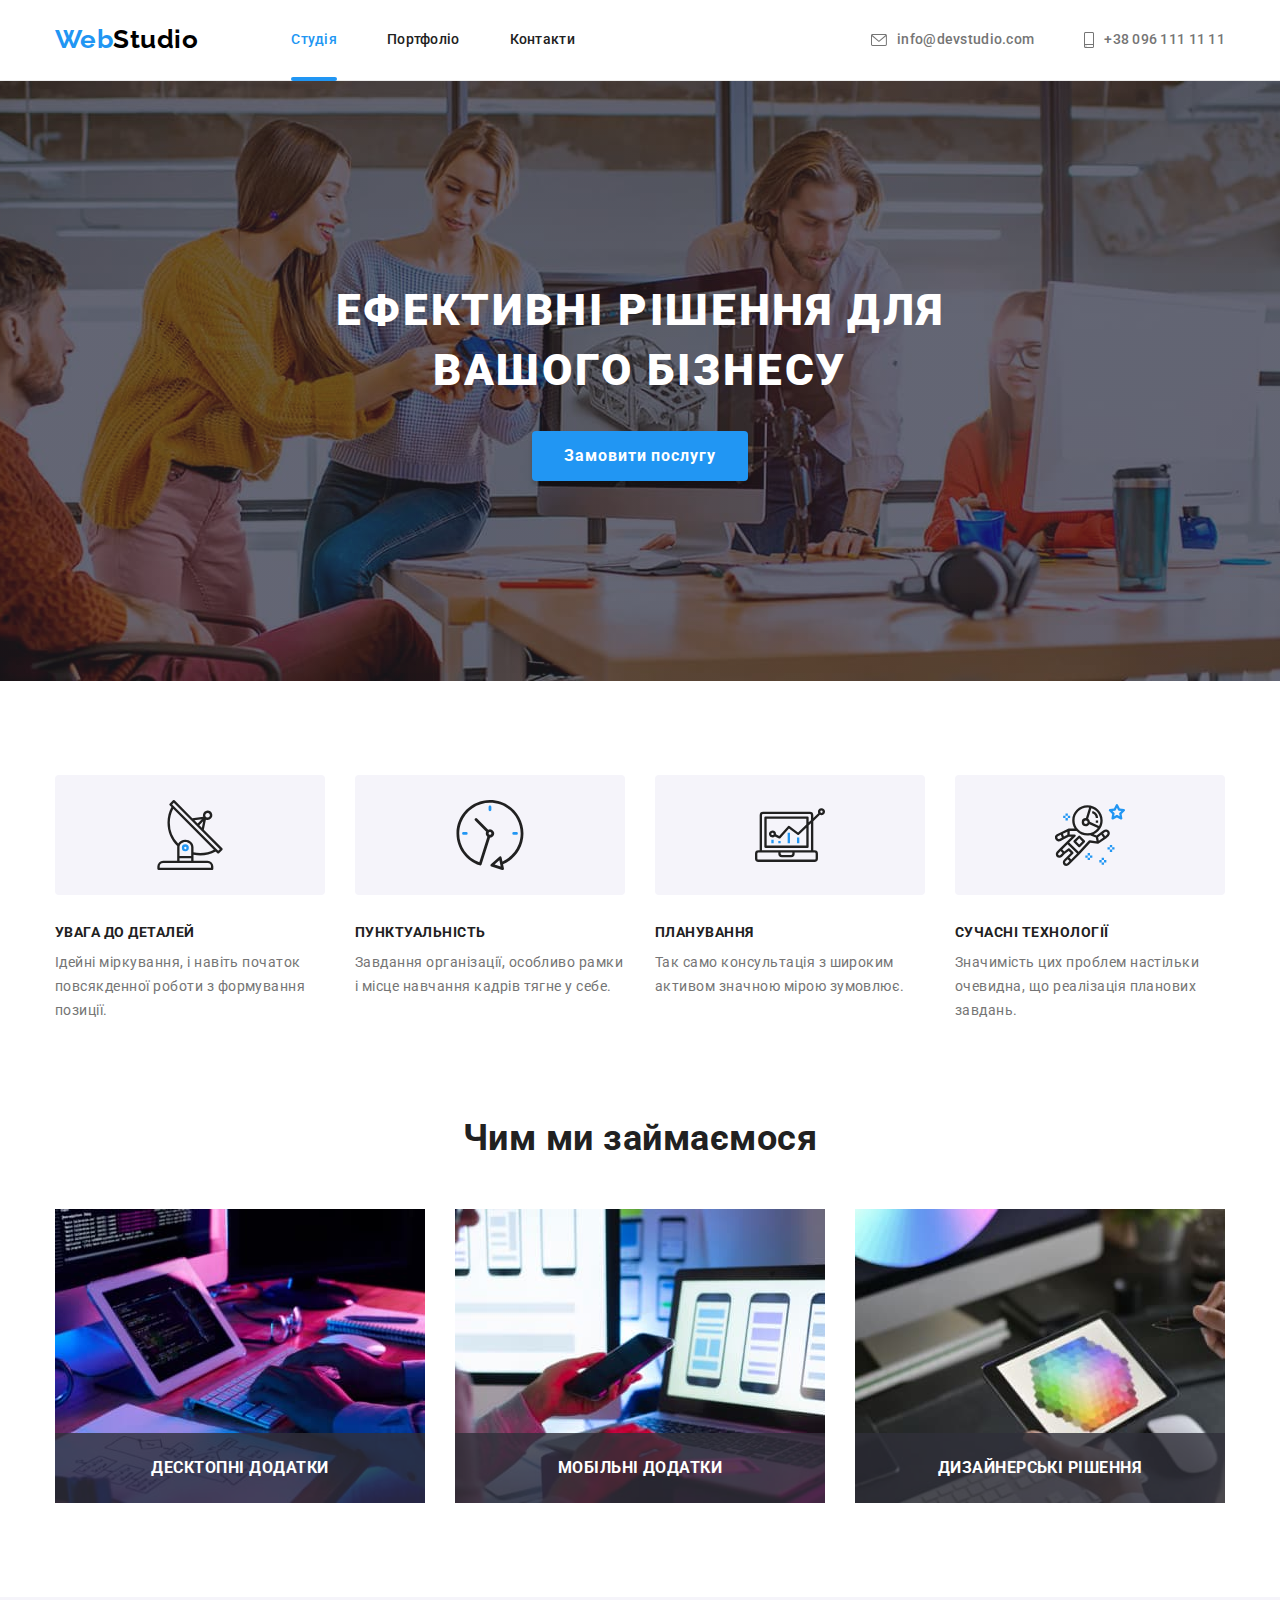
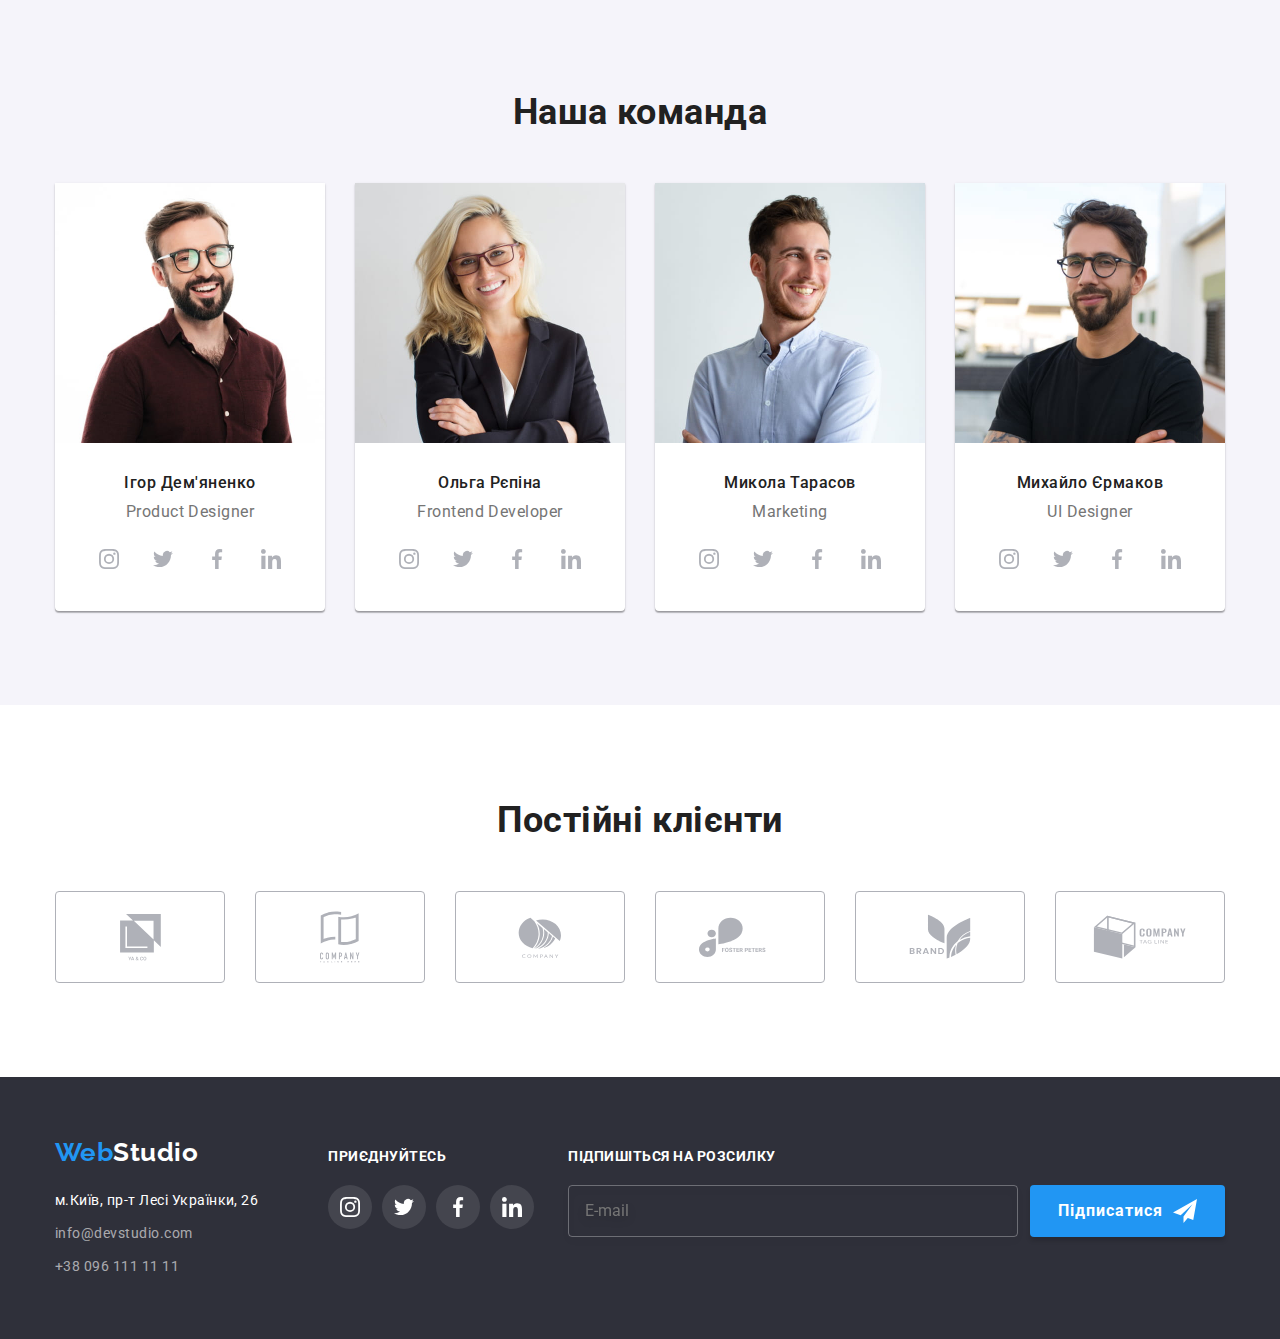
<file: index.html>
<!DOCTYPE html>
<html lang="uk">
  <head>
    <meta charset="UTF-8" />
    <meta http-equiv="X-UA-Compatible" content="IE=edge" />
    <meta name="viewport" content="width=device-width, initial-scale=1.0" />
    <title>Homework8</title>
    <link rel="preconnect" href="https://fonts.googleapis.com" />
    <link rel="preconnect" href="https://fonts.gstatic.com" crossorigin />
    <link
      href="https://fonts.googleapis.com/css2?family=Oleo+Script&family=Raleway:wght@700&family=Roboto:wght@400;500;700;900&display=swap"
      rel="stylesheet"
    />
    <link
      rel="stylesheet"
      href="https://cdnjs.cloudflare.com/ajax/libs/modern-normalize/1.1.0/modern-normalize.min.css"
    />
    <link rel="stylesheet" href="./css/main.min.css" />
  </head>
  <body>
    <!--шапка сторінки-->
    <header class="page-header">
      <div class="container main-nav">
        <a href="./index.html" class="logo"
          ><span class="logo--accent">Web</span>Studio</a
        >
        <div class="mobile">
          <button
            data-menu-button
            type="button"
            class="mobile-menu-btn js-open-menu"
            aria-expanded="false"
            aria-controls="mobile-menu"
          >
            <svg
              width="40px"
              height="40px"
              aria-label="Перемикач мобільного меню"
            >
              <use
                class="icon-mob-menu"
                href="./images/icons.svg#mob-menu"
              ></use>
              <use
                class="icon-mob-menu-close"
                href="./images/icons.svg#mob-menu-close"
              ></use>
            </svg>
          </button>
          <div data-menu class="mobile-menu">
            <nav>
              <ul class="mobile-menu__list">
                <li class="mobile-menu__item">
                  <a
                    href="./index.html"
                    class="mobile-menu__link mobile-menu__link--active"
                    >Студія</a
                  >
                </li>
                <li class="mobile-menu__item">
                  <a href="./portfolio.html" class="mobile-menu__link"
                    >Портфоліо</a
                  >
                </li>
                <li class="mobile-menu__item">
                  <a href="" class="mobile-menu__link">Контакти</a>
                </li>
              </ul>
            </nav>
            <a class="mobile-menu__tel" href="tel:+380961111111">
              +38 096 111 11 11
            </a>
            <a class="mobile-menu__mail" href="mailto:info@devstudio.com">
              info@devstudio.com
            </a>
            <ul class="mobile-menu__social-list">
              <li class="mobile-menu__social-item">
                <a
                  rel="noopener noreferrer"
                  target="_blank"
                  href=""
                  class="mobile-menu__social-link line"
                  >Instagram</a
                >
              </li>
              <li class="mobile-menu__social-item">
                <a
                  rel="noopener noreferrer"
                  target="_blank"
                  href=""
                  class="mobile-menu__social-link"
                  >Twitter</a
                >
              </li>
              <li class="mobile-menu__social-item">
                <a
                  rel="noopener noreferrer"
                  target="_blank"
                  href=""
                  class="mobile-menu__social-link"
                  >Facebook</a
                >
              </li>
              <li class="mobile-menu__social-item">
                <a
                  rel="noopener noreferrer"
                  target="_blank"
                  href=""
                  class="mobile-menu__social-link"
                  >LinkedIn</a
                >
              </li>
            </ul>
          </div>
        </div>

        <nav>
          <ul class="menu-nav">
            <li class="menu-nav__list">
              <a
                href="./index.html"
                class="menu-nav__link menu-nav__link--active"
                >Студія</a
              >
            </li>
            <li class="menu-nav__list">
              <a href="./portfolio.html" class="menu-nav__link">Портфоліо</a>
            </li>
            <li class="menu-nav__list">
              <a href="" class="menu-nav__link">Контакти</a>
            </li>
          </ul>
        </nav>
        <ul class="contacts">
          <li class="contacts__item">
            <a href="mailto:info@devstudio.com" class="contacts__link">
              <svg class="contacts__icon" width="16" height="12">
                <use href="./images/icons.svg#icon-envelope"></use>
              </svg>
              info@devstudio.com</a
            >
          </li>
          <li class="contacts__item">
            <a href="tel:+380961111111" class="contacts__link">
              <svg class="contacts__icon" width="10" height="16">
                <use href="./images/icons.svg#icon-smartphone"></use>
              </svg>
              +38 096 111 11 11</a
            >
          </li>
        </ul>
      </div>
    </header>
    <!--основна частина сторінки-->
    <main>
      <!--секція Герой-->
      <section class="hero">
        <div class="container">
          <h1 class="hero__title">Ефективні рішення для вашого бізнесу</h1>
          <button type="button" class="button" data-modal-open>
            Замовити послугу
          </button>
        </div>
      </section>

      <!--секція Особливості-->
      <section class="section">
        <div class="container">
          <h2 class="visually-hidden">Наші особливості</h2>
          <ul class="section-components">
            <li class="features">
              <div class="features__block">
                <svg class="features__icon" width="70px" height="70px">
                  <use href="./images/icons.svg#icon-antenna"></use>
                </svg>
              </div>
              <h3 class="features__subtitle">Увага до деталей</h3>
              <p class="features__text">
                Ідейні міркування, і навіть початок повсякденної роботи з
                формування позиції.
              </p>
            </li>
            <li class="features">
              <div class="features__block">
                <svg class="features__icon" width="70px" height="70px">
                  <use href="./images/icons.svg#icon-clock"></use>
                </svg>
              </div>
              <h3 class="features__subtitle">Пунктуальність</h3>
              <p class="features__text">
                Завдання організації, особливо рамки і місце навчання кадрів
                тягне у себе.
              </p>
            </li>
            <li class="features">
              <div class="features__block">
                <svg class="features__icon" width="70px" height="70px">
                  <use href="./images/icons.svg#icon-diagram"></use>
                </svg>
              </div>
              <h3 class="features__subtitle">Планування</h3>
              <p class="features__text">
                Так само консультація з широким активом значною мірою зумовлює.
              </p>
            </li>
            <li class="features">
              <div class="features__block">
                <svg class="features__icon" width="70px" height="70px">
                  <use href="./images/icons.svg#icon-astronaut"></use>
                </svg>
              </div>
              <h3 class="features__subtitle">Сучасні технології</h3>
              <p class="features__text">
                Значимість цих проблем настільки очевидна, що реалізація
                планових завдань.
              </p>
            </li>
          </ul>
        </div>
      </section>

      <!--секція Чим ми займаємося-->
      <section class="section occupation">
        <div class="container">
          <h2 class="section-title">Чим ми займаємося</h2>
          <ul class="section-components">
            <li class="occupation-thumb">
              <picture>
                <source
                  srcset="./images/img1.jpg 1x, ./images/img1@2x.jpg 2x"
                />
                <img
                  src="./images/img1.jpg"
                  alt="набір коду на клавіатурі"
                  width="370"
                />
              </picture>
              <div class="occupation-thumb__image">
                <p class="occupation-thumb__name">Десктопні додатки</p>
              </div>
            </li>
            <li class="occupation-thumb">
              <picture>
                <source
                  srcset="./images/img2.jpg 1x, ./images/img2@2x.jpg 2x"
                />
                <img
                  src="./images/img2.jpg"
                  alt="макет майбутнього дизайну сторінки або застосунку"
                  width="370"
                />
              </picture>

              <div class="occupation-thumb__image">
                <p class="occupation-thumb__name">Мобільні додатки</p>
              </div>
            </li>
            <li class="occupation-thumb">
              <picture>
                <source
                  srcset="./images/img3.jpg 1x, ./images/img3@2x.jpg 2x"
                />
                <img
                  src="./images/img3.jpg"
                  alt="палітра кольорів"
                  width="370"
                />
              </picture>

              <div class="occupation-thumb__image">
                <p class="occupation-thumb__name">Дизайнерські рішення</p>
              </div>
            </li>
          </ul>
        </div>
      </section>

      <!--секція Наша команда-->
      <section class="section team">
        <div class="container">
          <h2 class="section-title">Наша команда</h2>
          <ul class="section-components">
            <li class="member-card">
              <picture>
                <source
                  srcset="
                    ./images/team/img1.jpg    1x,
                    ./images/team/img1@2x.jpg 2x
                  "
                  media="(min-width: 1200px)"
                />
                <source
                  srcset="
                    ./images/tablet/team/img1.jpg    1x,
                    ./images/tablet/team/img1@2x.jpg 2x
                  "
                  media="(min-width: 768px)"
                />
                <source
                  srcset="
                    ./images/mobile/team/img1.jpg    1x,
                    ./images/mobile/team/img1@2x.jpg 2x
                  "
                  media="(max-width: 767px)"
                />
                <img src="./images/team/img1.jpg" alt="Ігор Дем'яненко" />
              </picture>

              <div class="member-card__block">
                <h3 class="member-card__name">Ігор Дем'яненко</h3>
                <p class="member-card__department">Product Designer</p>
                <ul class="social-block">
                  <li class="social-block__item">
                    <a
                      href=""
                      class="social-block__link"
                      rel="noopener noreferrer"
                      target="_blank"
                    >
                      <svg class="social-block__icon" width="20" height="20">
                        <use href="./images/icons.svg#icon-instagram"></use>
                      </svg>
                    </a>
                  </li>
                  <li class="social-block__item">
                    <a
                      href=""
                      class="social-block__link"
                      target="_blank"
                      rel="noopener noreferrer"
                    >
                      <svg class="social-block__icon" width="20" height="20">
                        <use href="./images/icons.svg#icon-twitter"></use>
                      </svg>
                    </a>
                  </li>
                  <li class="social-block__item">
                    <a
                      href=""
                      class="social-block__link"
                      rel="noopener noreferrer"
                      target="_blank"
                    >
                      <svg class="social-block__icon" width="20" height="20">
                        <use href="./images/icons.svg#icon-facebook"></use>
                      </svg>
                    </a>
                  </li>
                  <li class="social-block__item">
                    <a
                      href=""
                      class="social-block__link"
                      rel="noopener noreferrer"
                      target="_blank"
                    >
                      <svg class="social-block__icon" width="20" height="20">
                        <use href="./images/icons.svg#icon-linkedin"></use>
                      </svg>
                    </a>
                  </li>
                </ul>
              </div>
            </li>
            <li class="member-card">
              <picture>
                <source
                  srcset="
                    ./images/team/img2.jpg    1x,
                    ./images/team/img2@2x.jpg 2x
                  "
                  media="(min-width: 1200px)"
                />
                <source
                  srcset="
                    ./images/tablet/team/img2.jpg    1x,
                    ./images/tablet/team/img2@2x.jpg 2x
                  "
                  media="(min-width: 768px)"
                />
                <source
                  srcset="
                    ./images/mobile/team/img2.jpg    1x,
                    ./images/mobile/team/img2@2x.jpg 2x
                  "
                  media="(max-width: 767px)"
                />
                <img src="./images/team/img2.jpg" alt="Ольга Рєпіна" />
              </picture>

              <div class="member-card__block">
                <h3 class="member-card__name">Ольга Рєпіна</h3>
                <p class="member-card__department">Frontend Developer</p>
                <ul class="social-block">
                  <li class="social-block__item">
                    <a
                      href=""
                      class="social-block__link"
                      rel="noopener noreferrer"
                      target="_blank"
                    >
                      <svg class="social-block__icon" width="20" height="20">
                        <use href="./images/icons.svg#icon-instagram"></use>
                      </svg>
                    </a>
                  </li>
                  <li class="social-block__item">
                    <a
                      href=""
                      class="social-block__link"
                      target="_blank"
                      rel="noopener noreferrer"
                    >
                      <svg class="social-block__icon" width="20" height="20">
                        <use href="./images/icons.svg#icon-twitter"></use>
                      </svg>
                    </a>
                  </li>
                  <li class="social-block__item">
                    <a
                      href=""
                      class="social-block__link"
                      rel="noopener noreferrer"
                      target="_blank"
                    >
                      <svg class="social-block__icon" width="20" height="20">
                        <use href="./images/icons.svg#icon-facebook"></use>
                      </svg>
                    </a>
                  </li>
                  <li class="social-block__item">
                    <a
                      href=""
                      class="social-block__link"
                      rel="noopener noreferrer"
                      target="_blank"
                    >
                      <svg class="social-block__icon" width="20" height="20">
                        <use href="./images/icons.svg#icon-linkedin"></use>
                      </svg>
                    </a>
                  </li>
                </ul>
              </div>
            </li>
            <li class="member-card">
              <picture>
                <source
                  srcset="
                    ./images/team/img3.jpg    1x,
                    ./images/team/img3@2x.jpg 2x
                  "
                  media="(min-width: 1200px)"
                />
                <source
                  srcset="
                    ./images/tablet/team/img3.jpg    1x,
                    ./images/tablet/team/img3@2x.jpg 2x
                  "
                  media="(min-width: 768px)"
                />
                <source
                  srcset="
                    ./images/mobile/team/img3.jpg    1x,
                    ./images/mobile/team/img3@2x.jpg 2x
                  "
                  media="(max-width: 767px)"
                />
                <img src="./images/team/img3.jpg" alt="Микола Тарасов" />
              </picture>

              <div class="member-card__block">
                <h3 class="member-card__name">Микола Тарасов</h3>
                <p class="member-card__department">Marketing</p>
                <ul class="social-block">
                  <li class="social-block__item">
                    <a
                      href=""
                      class="social-block__link"
                      rel="noopener noreferrer"
                      target="_blank"
                    >
                      <svg class="social-block__icon" width="20" height="20">
                        <use href="./images/icons.svg#icon-instagram"></use>
                      </svg>
                    </a>
                  </li>
                  <li class="social-block__item">
                    <a
                      href=""
                      class="social-block__link"
                      target="_blank"
                      rel="noopener noreferrer"
                    >
                      <svg class="social-block__icon" width="20" height="20">
                        <use href="./images/icons.svg#icon-twitter"></use>
                      </svg>
                    </a>
                  </li>
                  <li class="social-block__item">
                    <a
                      href=""
                      class="social-block__link"
                      rel="noopener noreferrer"
                      target="_blank"
                    >
                      <svg class="social-block__icon" width="20" height="20">
                        <use href="./images/icons.svg#icon-facebook"></use>
                      </svg>
                    </a>
                  </li>
                  <li class="social-block__item">
                    <a
                      href=""
                      class="social-block__link"
                      rel="noopener noreferrer"
                      target="_blank"
                    >
                      <svg class="social-block__icon" width="20" height="20">
                        <use href="./images/icons.svg#icon-linkedin"></use>
                      </svg>
                    </a>
                  </li>
                </ul>
              </div>
            </li>
            <li class="member-card">
              <picture>
                <source
                  srcset="
                    ./images/team/img4.jpg    1x,
                    ./images/team/img4@2x.jpg 2x
                  "
                  media="(min-width: 1200px)"
                />
                <source
                  srcset="
                    ./images/tablet/team/img4.jpg    1x,
                    ./images/tablet/team/img4@2x.jpg 2x
                  "
                  media="(min-width: 768px)"
                />
                <source
                  srcset="
                    ./images/mobile/team/img4.jpg    1x,
                    ./images/mobile/team/img4@2x.jpg 2x
                  "
                  media="(max-width: 767px)"
                />
                <img src="./images/team/img4.jpg" alt="Михайло Єрмаков" />
              </picture>

              <div class="member-card__block">
                <h3 class="member-card__name">Михайло Єрмаков</h3>
                <p class="member-card__department">UI Designer</p>
                <ul class="social-block">
                  <li class="social-block__item">
                    <a
                      href=""
                      class="social-block__link"
                      rel="noopener noreferrer"
                      target="_blank"
                    >
                      <svg class="social-block__icon" width="20" height="20">
                        <use href="./images/icons.svg#icon-instagram"></use>
                      </svg>
                    </a>
                  </li>
                  <li class="social-block__item">
                    <a
                      href=""
                      class="social-block__link"
                      target="_blank"
                      rel="noopener noreferrer"
                    >
                      <svg class="social-block__icon" width="20" height="20">
                        <use href="./images/icons.svg#icon-twitter"></use>
                      </svg>
                    </a>
                  </li>
                  <li class="social-block__item">
                    <a
                      href=""
                      class="social-block__link"
                      rel="noopener noreferrer"
                      target="_blank"
                    >
                      <svg class="social-block__icon" width="20" height="20">
                        <use href="./images/icons.svg#icon-facebook"></use>
                      </svg>
                    </a>
                  </li>
                  <li class="social-block__item">
                    <a
                      href=""
                      class="social-block__link"
                      rel="noopener noreferrer"
                      target="_blank"
                    >
                      <svg class="social-block__icon" width="20" height="20">
                        <use href="./images/icons.svg#icon-linkedin"></use>
                      </svg>
                    </a>
                  </li>
                </ul>
              </div>
            </li>
          </ul>
        </div>
      </section>
    </main>

    <!--Секція Постійні клієнти-->
    <section class="section">
      <div class="container">
        <h2 class="section-title">Постійні клієнти</h2>
        <ul class="clients">
          <li class="clients__block">
            <a
              href=""
              class="clients__link"
              target="_blank"
              rel="noreferrer noopener nofollow"
            >
              <svg class="clients__icon" width="41" height="46.7">
                <use href="./images/icons.svg#icon-client1"></use>
              </svg>
            </a>
          </li>
          <li class="clients__block">
            <a
              href=""
              class="clients__link"
              target="_blank"
              rel="noreferrer noopener"
            >
              <svg class="clients__icon" width="40" height="52">
                <use href="./images/icons.svg#icon-client2"></use>
              </svg>
            </a>
          </li>
          <li class="clients__block">
            <a
              href=""
              class="clients__link"
              target="_blank"
              rel="noreferrer noopener"
            >
              <svg class="clients__icon" width="43.46" height="41.18">
                <use href="./images/icons.svg#icon-client3"></use>
              </svg>
            </a>
          </li>
          <li class="clients__block">
            <a
              href=""
              class="clients__link"
              target="_blank"
              rel="noreferrer noopener"
            >
              <svg class="clients__icon" width="84.44" height="40.62">
                <use href="./images/icons.svg#icon-client4"></use>
              </svg>
            </a>
          </li>
          <li class="clients__block">
            <a
              href=""
              class="clients__link"
              target="_blank"
              rel="noreferrer noopener"
            >
              <svg class="clients__icon" width="62.54" height="45.43">
                <use href="./images/icons.svg#icon-client5"></use>
              </svg>
            </a>
          </li>
          <li class="clients__block">
            <a
              href=""
              class="clients__link"
              target="_blank"
              rel="noreferrer noopener"
            >
              <svg class="clients__icon" width="93.79" height="43.93">
                <use href="./images/icons.svg#icon-client6"></use>
              </svg>
            </a>
          </li>
        </ul>
      </div>
    </section>

    <!--Секція footer-->
    <footer class="footer">
      <div class="container footer--position">
        <div class="footer-address">
          <a href="./index.html" class="logo logo--footer"
            ><span class="logo--accent">Web</span>Studio</a
          >
          <address class="address">
            <ul class="address__list">
              <li class="address__item">
                <a
                  href="https://goo.gl/maps/CPtrU1FHBa2aNyZL9"
                  target="_blank"
                  rel="noopener noreferrer nofollow"
                  class="address__link--accent"
                  >м.Київ, пр-т Лесі Українки, 26</a
                >
              </li>
              <li class="address__item">
                <a href="mailto:info@devstudio.com" class="address__link"
                  >info@devstudio.com</a
                >
              </li>
              <li class="address__item">
                <a href="tel:+380961111111" class="address__link"
                  >+38 096 111 11 11</a
                >
              </li>
            </ul>
          </address>
        </div>

        <div class="connect">
          <p class="footer__title">приєднуйтесь</p>
          <ul class="social-block">
            <li class="social-block__item">
              <a
                href=""
                class="social-block__link social-block__link-footer"
                rel="noopener noreferrer"
                target="_blank"
              >
                <svg class="social-block__icon" width="20" height="20">
                  <use href="./images/icons.svg#icon-instagram"></use>
                </svg>
              </a>
            </li>
            <li class="social-block__item">
              <a
                href=""
                class="social-block__link social-block__link-footer"
                target="_blank"
                rel="noopener noreferrer"
              >
                <svg class="social-block__icon" width="20" height="20">
                  <use href="./images/icons.svg#icon-twitter"></use>
                </svg>
              </a>
            </li>
            <li class="social-block__item">
              <a
                href=""
                class="social-block__link social-block__link-footer"
                rel="noopener noreferrer"
                target="_blank"
              >
                <svg class="social-block__icon" width="20" height="20">
                  <use href="./images/icons.svg#icon-facebook"></use>
                </svg>
              </a>
            </li>
            <li class="social-block__item">
              <a
                href=""
                class="social-block__link social-block__link-footer"
                rel="noopener noreferrer"
                target="_blank"
              >
                <svg class="social-block__icon" width="20" height="20">
                  <use href="./images/icons.svg#icon-linkedin"></use>
                </svg>
              </a>
            </li>
          </ul>
        </div>

        <div class="signup">
          <p class="footer__title">Підпишіться на розсилку</p>
          <form class="signup__form">
            <label class="signup__cell">
              <input
                type="email"
                name="email"
                class="signup__input"
                placeholder="E-mail"
              />
            </label>
            <button type="submit" class="signup__button">
              Підписатися
              <svg class="signup__icon">
                <use href="./images/icons.svg#icon-send"></use>
              </svg>
            </button>
          </form>
        </div>
      </div>
    </footer>

    <!-- Modal Icon -->
    <div class="backdrop is-hidden" data-modal>
      <div class="modal">
        <form class="form">
          <p class="form__title">Залиште свої дані, ми вам передзвонимо</p>
          <label for="name" class="form__field">
            <span class="form__label">Ім'я</span>
            <input type="text" name="name" class="form__input" />
            <svg class="form__icon">
              <use href="./images/icons.svg#icon-modal-name"></use>
            </svg>
          </label>

          <label for="tel" class="form__field">
            <span class="form__label">Телефон</span>
            <input type="tel" name="tel" class="form__input" />
            <svg class="form__icon">
              <use href="./images/icons.svg#icon-modal-tel"></use>
            </svg>
          </label>

          <label for="mail" class="form__field">
            <span class="form__label">Пошта</span>
            <input type="mail" name="mail" class="form__input" />
            <svg class="form__icon">
              <use href="./images/icons.svg#icon-modal-mail"></use>
            </svg>
          </label>

          <label for="comment" class="form__field">
            <span class="form__label">Коментар</span>
            <textarea
              name="comment"
              placeholder="Введіть текст"
              class="form__text-area"
            ></textarea>
          </label>

          <label class="form__checkbox">
            <input
              type="checkbox"
              name="checkbox"
              class="form__checkbox-check visually-hidden"
            />
            <span class="form__checkbox-icon"></span>
            <span class="form__checkbox-text textline"
              >Погоджуюся з розсилкою та приймаю
              <a href="" class="form__link-checkbox textline">Умови договору</a>
            </span>
          </label>

          <button type="submit" class="form__submit-button">Відправити</button>
        </form>
        <button class="modal__close-btn" data-modal-close>
          <svg width="20" height="28">
            <use href="./images/icons.svg#icon-modal-close"></use>
          </svg>
        </button>
      </div>
    </div>
    <!-- Script of modal Icon -->
    <script src="./js/modal.js"></script>
    <!-- Script of Modile Menu -->
    <script defer src="js/mobile-menu.js"></script>
  </body>
</html>
</file>
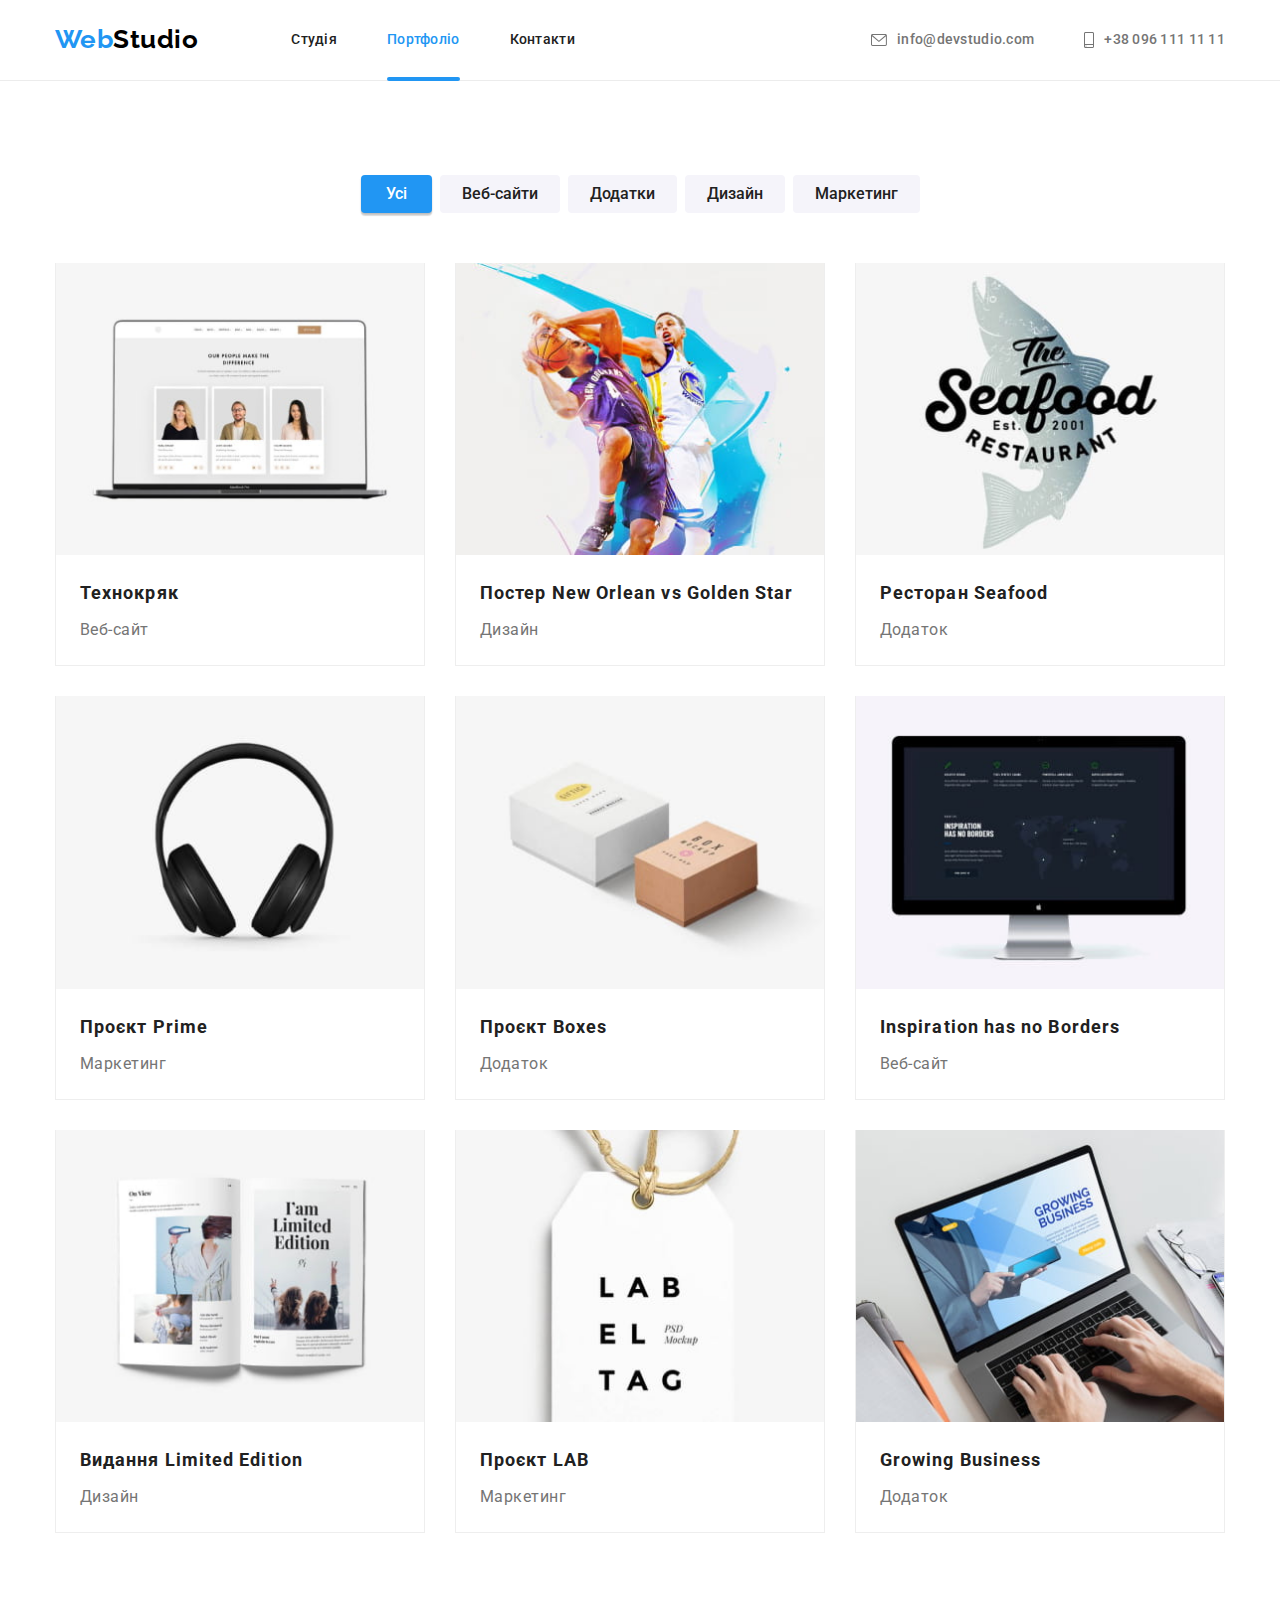
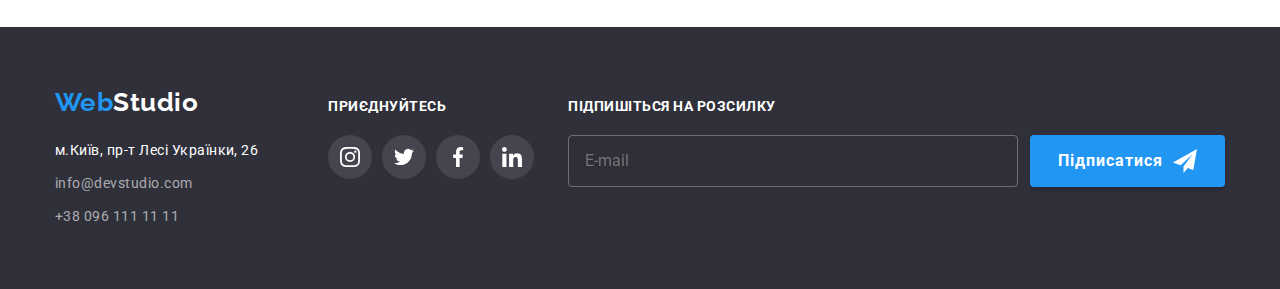
<file: portfolio.html>
<!DOCTYPE html>
<html lang="uk">
  <head>
    <meta charset="UTF-8" />
    <meta http-equiv="X-UA-Compatible" content="IE=edge" />
    <meta name="viewport" content="width=device-width, initial-scale=1.0" />
    <title>Portfolio</title>
    <link rel="preconnect" href="https://fonts.googleapis.com" />
    <link rel="preconnect" href="https://fonts.gstatic.com" crossorigin />
    <link
      href="https://fonts.googleapis.com/css2?family=Oleo+Script&family=Raleway:wght@700&family=Roboto:wght@400;500;700;900&display=swap"
      rel="stylesheet"
    />
    <link
      rel="stylesheet"
      href="https://cdnjs.cloudflare.com/ajax/libs/modern-normalize/1.1.0/modern-normalize.min.css"
    />
    <link rel="stylesheet" href="./css/main.min.css" />
  </head>

  <body>
    <!--шапка сторінки-->
    <header class="page-header">
      <div class="container main-nav">
        <a href="./index.html" class="logo"
          ><span class="logo--accent">Web</span>Studio</a
        >
        <div class="mobile">
          <button
            data-menu-button
            type="button"
            class="mobile-menu-btn js-open-menu"
            aria-expanded="false"
            aria-controls="mobile-menu"
          >
            <svg
              width="40px"
              height="40px"
              aria-label="Перемикач мобільного меню"
            >
              <use
                class="icon-mob-menu"
                href="./images/icons.svg#mob-menu"
              ></use>
              <use
                class="icon-mob-menu-close"
                href="./images/icons.svg#mob-menu-close"
              ></use>
            </svg>
          </button>
          <div data-menu class="mobile-menu">
            <nav>
              <ul class="mobile-menu__list">
                <li class="mobile-menu__item">
                  <a href="./index.html" class="mobile-menu__link">Студія</a>
                </li>
                <li class="mobile-menu__item">
                  <a
                    href="./portfolio.html"
                    class="mobile-menu__link mobile-menu__link--active"
                    >Портфоліо</a
                  >
                </li>
                <li class="mobile-menu__item">
                  <a href="" class="mobile-menu__link">Контакти</a>
                </li>
              </ul>
            </nav>
            <a class="mobile-menu__tel" href="tel:+380961111111">
              +38 096 111 11 11
            </a>
            <a class="mobile-menu__mail" href="mailto:info@devstudio.com">
              info@devstudio.com
            </a>
            <ul class="mobile-menu__social-list">
              <li class="mobile-menu__social-item">
                <a
                  rel="noopener noreferrer"
                  target="_blank"
                  href=""
                  class="mobile-menu__social-link line"
                  >Instagram</a
                >
              </li>
              <li class="mobile-menu__social-item">
                <a
                  rel="noopener noreferrer"
                  target="_blank"
                  href=""
                  class="mobile-menu__social-link"
                  >Twitter</a
                >
              </li>
              <li class="mobile-menu__social-item">
                <a
                  rel="noopener noreferrer"
                  target="_blank"
                  href=""
                  class="mobile-menu__social-link"
                  >Facebook</a
                >
              </li>
              <li class="mobile-menu__social-item">
                <a
                  rel="noopener noreferrer"
                  target="_blank"
                  href=""
                  class="mobile-menu__social-link"
                  >LinkedIn</a
                >
              </li>
            </ul>
          </div>
        </div>
        <nav>
          <ul class="menu-nav">
            <li class="menu-nav__list">
              <a href="./index.html" class="menu-nav__link">Студія</a>
            </li>
            <li class="menu-nav__list">
              <a
                href="./portfolio.html"
                class="menu-nav__link menu-nav__link--active"
                >Портфоліо</a
              >
            </li>
            <li class="menu-nav__list">
              <a href="" class="menu-nav__link">Контакти</a>
            </li>
          </ul>
        </nav>
        <ul class="contacts">
          <li class="contacts__item">
            <a href="mailto:info@devstudio.com" class="contacts__link">
              <svg class="contacts__icon" width="16" height="12">
                <use href="./images/icons.svg#icon-envelope"></use>
              </svg>
              info@devstudio.com</a
            >
          </li>
          <li class="contacts__item">
            <a href="tel:+380961111111" class="contacts__link">
              <svg class="contacts__icon" width="10" height="16">
                <use href="./images/icons.svg#icon-smartphone"></use>
              </svg>
              +38 096 111 11 11</a
            >
          </li>
        </ul>
      </div>
    </header>

    <!--основна частина сторінки-->
    <main>
      <section class="section">
        <div class="container">
          <h1 class="visually-hidden">Наші роботи</h1>
          <ul class="filter">
            <li class="filter__item">
              <button
                type="button"
                class="filter__button filter__button--active"
              >
                Усі
              </button>
            </li>
            <li class="filter__item">
              <button type="button" class="filter__button">Веб-сайти</button>
            </li>
            <li class="filter__item">
              <button type="button" class="filter__button">Додатки</button>
            </li>
            <li class="filter__item">
              <button type="button" class="filter__button">Дизайн</button>
            </li>
            <li class="filter__item">
              <button type="button" class="filter__button">Маркетинг</button>
            </li>
          </ul>

          <ul class="gallery">
            <li class="gallery__item">
              <a href="" class="gallery__link">
                <div class="gallery__image">
                  <div class="overlay">
                    <p class="overlay__text">
                      Ресурс пропонує комплексні пропозиції з різним рівнем
                      функціоналу та сервісів. Все це дозволить відвідувачу
                      отримати вичерпні відомості про компанію чи приватну
                      особу.
                    </p>
                  </div>
                  <picture>
                    <source
                      srcset="
                        ./images/portfolio/img1.jpg    1x,
                        ./images/portfolio/img1@2x.jpg 2x
                      "
                      media="(min-width:1200px)"
                    />
                    <source
                      srcset="
                        ./images/tablet/portfolio/img1.jpg    1x,
                        ./images/tablet/portfolio/img1@2x.jpg 2x
                      "
                      media="(min-width:768px)"
                    />
                    <source
                      srcset="
                        ./images/mobile/portfolio/img1.jpg    1x,
                        ./images/mobile/portfolio/img1@2x.jpg 2x
                      "
                      media="(max-width:767px)"
                    />
                    <img
                      src="./images/portfolio/img1.jpg"
                      alt="картинка веб-сайту"
                    />
                  </picture>
                </div>
                <div class="gallery__lowblock">
                  <h2 class="gallery__description">Технокряк</h2>
                  <p class="gallery__division">Веб-сайт</p>
                </div>
              </a>
            </li>
            <li class="gallery__item">
              <a href="" class="gallery__link">
                <div class="gallery__image">
                  <div class="overlay">
                    <p class="overlay__text">
                      Ресурс пропонує комплексні пропозиції з різним рівнем
                      функціоналу та сервісів. Все це дозволить відвідувачу
                      отримати вичерпні відомості про компанію чи приватну
                      особу.
                    </p>
                  </div>
                  <picture>
                    <source
                      srcset="
                        ./images/portfolio/img2.jpg    1x,
                        ./images/portfolio/img2@2x.jpg 2x
                      "
                      media="(min-width:1200px)"
                    />
                    <source
                      srcset="
                        ./images/tablet/portfolio/img2.jpg    1x,
                        ./images/tablet/portfolio/img2@2x.jpg 2x
                      "
                      media="(min-width:768px)"
                    />
                    <source
                      srcset="
                        ./images/mobile/portfolio/img2.jpg    1x,
                        ./images/mobile/portfolio/img2@2x.jpg 2x
                      "
                      media="(max-width:767px)"
                    />
                    <img
                      src="./images/portfolio/img2.jpg"
                      alt="два баскетболіста з мячем"
                    />
                  </picture>
                </div>
                <div class="gallery__lowblock">
                  <h2 class="gallery__description">
                    Постер New Orlean vs Golden Star
                  </h2>
                  <p class="gallery__division">Дизайн</p>
                </div>
              </a>
            </li>
            <li class="gallery__item">
              <a href="" class="gallery__link">
                <div class="gallery__image">
                  <div class="overlay">
                    <p class="overlay__text">
                      Ресурс пропонує комплексні пропозиції з різним рівнем
                      функціоналу та сервісів. Все це дозволить відвідувачу
                      отримати вичерпні відомості про компанію чи приватну
                      особу.
                    </p>
                  </div>
                  <picture>
                    <source
                      srcset="
                        ./images/portfolio/img3.jpg    1x,
                        ./images/portfolio/img3@2x.jpg 2x
                      "
                      media="(min-width:1200px)"
                    />
                    <source
                      srcset="
                        ./images/tablet/portfolio/img3.jpg    1x,
                        ./images/tablet/portfolio/img3@2x.jpg 2x
                      "
                      media="(min-width:768px)"
                    />
                    <source
                      srcset="
                        ./images/mobile/portfolio/img3.jpg    1x,
                        ./images/mobile/portfolio/img3@2x.jpg 2x
                      "
                      media="(max-width:767px)"
                    />
                    <img
                      src="./images/portfolio/img3.jpg"
                      alt="логотип ресторану з рибою"
                    />
                  </picture>
                </div>
                <div class="gallery__lowblock">
                  <h2 class="gallery__description">Ресторан Seafood</h2>
                  <p class="gallery__division">Додаток</p>
                </div>
              </a>
            </li>
            <li class="gallery__item">
              <a href="" class="gallery__link">
                <div class="gallery__image">
                  <div class="overlay">
                    <p class="overlay__text">
                      Ресурс пропонує комплексні пропозиції з різним рівнем
                      функціоналу та сервісів. Все це дозволить відвідувачу
                      отримати вичерпні відомості про компанію чи приватну
                      особу.
                    </p>
                  </div>
                  <picture>
                    <source
                      srcset="
                        ./images/portfolio/img4.jpg    1x,
                        ./images/portfolio/img4@2x.jpg 2x
                      "
                      media="(min-width:1200px)"
                    />
                    <source
                      srcset="
                        ./images/tablet/portfolio/img4.jpg    1x,
                        ./images/tablet/portfolio/img4@2x.jpg 2x
                      "
                      media="(min-width:768px)"
                    />
                    <source
                      srcset="
                        ./images/mobile/portfolio/img4.jpg    1x,
                        ./images/mobile/portfolio/img4@2x.jpg 2x
                      "
                      media="(max-width:767px)"
                    />
                    <img src="./images/portfolio/img4.jpg" alt="навушники" />
                  </picture>
                </div>
                <div class="gallery__lowblock">
                  <h2 class="gallery__description">Проєкт Prime</h2>
                  <p class="gallery__division">Маркетинг</p>
                </div>
              </a>
            </li>
            <li class="gallery__item">
              <a href="" class="gallery__link">
                <div class="gallery__image">
                  <div class="overlay">
                    <p class="overlay__text">
                      Ресурс пропонує комплексні пропозиції з різним рівнем
                      функціоналу та сервісів. Все це дозволить відвідувачу
                      отримати вичерпні відомості про компанію чи приватну
                      особу.
                    </p>
                  </div>
                  <picture>
                    <source
                      srcset="
                        ./images/portfolio/img5.jpg    1x,
                        ./images/portfolio/img5@2x.jpg 2x
                      "
                      media="(min-width:1200px)"
                    />
                    <source
                      srcset="
                        ./images/tablet/portfolio/img5.jpg    1x,
                        ./images/tablet/portfolio/img5@2x.jpg 2x
                      "
                      media="(min-width:768px)"
                    />
                    <source
                      srcset="
                        ./images/mobile/portfolio/img5.jpg    1x,
                        ./images/mobile/portfolio/img5@2x.jpg 2x
                      "
                      media="(max-width:767px)"
                    />
                    <img src="./images/portfolio/img5.jpg" alt="дві коробки" />
                  </picture>
                </div>
                <div class="gallery__lowblock">
                  <h2 class="gallery__description">Проєкт Boxes</h2>
                  <p class="gallery__division">Додаток</p>
                </div>
              </a>
            </li>
            <li class="gallery__item">
              <a href="" class="gallery__link">
                <div class="gallery__image">
                  <div class="overlay">
                    <p class="overlay__text">
                      Ресурс пропонує комплексні пропозиції з різним рівнем
                      функціоналу та сервісів. Все це дозволить відвідувачу
                      отримати вичерпні відомості про компанію чи приватну
                      особу.
                    </p>
                  </div>
                  <picture>
                    <source
                      srcset="
                        ./images/portfolio/img6.jpg    1x,
                        ./images/portfolio/img6@2x.jpg 2x
                      "
                      media="(min-width:1200px)"
                    />
                    <source
                      srcset="
                        ./images/tablet/portfolio/img6.jpg    1x,
                        ./images/tablet/portfolio/img6@2x.jpg 2x
                      "
                      media="(min-width:768px)"
                    />
                    <source
                      srcset="
                        ./images/mobile/portfolio/img6.jpg    1x,
                        ./images/mobile/portfolio/img6@2x.jpg 2x
                      "
                      media="(max-width:767px)"
                    />
                    <img
                      src="./images/portfolio/img6.jpg"
                      alt="монітор з відкритим сайтом"
                    />
                  </picture>
                </div>
                <div class="gallery__lowblock">
                  <h2 class="gallery__description">
                    Inspiration has no Borders
                  </h2>
                  <p class="gallery__division">Веб-сайт</p>
                </div>
              </a>
            </li>
            <li class="gallery__item">
              <a href="" class="gallery__link">
                <div class="gallery__image">
                  <div class="overlay">
                    <p class="overlay__text">
                      Ресурс пропонує комплексні пропозиції з різним рівнем
                      функціоналу та сервісів. Все це дозволить відвідувачу
                      отримати вичерпні відомості про компанію чи приватну
                      особу.
                    </p>
                  </div>
                  <picture>
                    <source
                      srcset="
                        ./images/portfolio/img7.jpg    1x,
                        ./images/portfolio/img7@2x.jpg 2x
                      "
                      media="(min-width:1200px)"
                    />
                    <source
                      srcset="
                        ./images/tablet/portfolio/img7.jpg    1x,
                        ./images/tablet/portfolio/img7@2x.jpg 2x
                      "
                      media="(min-width:768px)"
                    />
                    <source
                      srcset="
                        ./images/mobile/portfolio/img7.jpg    1x,
                        ./images/mobile/portfolio/img7@2x.jpg 2x
                      "
                      media="(max-width:767px)"
                    />
                    <img
                      src="./images/portfolio/img7.jpg"
                      alt="розгорнута книга"
                    />
                  </picture>
                </div>
                <div class="gallery__lowblock">
                  <h2 class="gallery__description">Видання Limited Edition</h2>
                  <p class="gallery__division">Дизайн</p>
                </div>
              </a>
            </li>
            <li class="gallery__item">
              <a href="" class="gallery__link">
                <div class="gallery__image">
                  <div class="overlay">
                    <p class="overlay__text">
                      Ресурс пропонує комплексні пропозиції з різним рівнем
                      функціоналу та сервісів. Все це дозволить відвідувачу
                      отримати вичерпні відомості про компанію чи приватну
                      особу.
                    </p>
                  </div>
                  <picture>
                    <source
                      srcset="
                        ./images/portfolio/img8.jpg    1x,
                        ./images/portfolio/img8@2x.jpg 2x
                      "
                      media="(min-width:1200px)"
                    />
                    <source
                      srcset="
                        ./images/tablet/portfolio/img8.jpg    1x,
                        ./images/tablet/portfolio/img8@2x.jpg 2x
                      "
                      media="(min-width:768px)"
                    />
                    <source
                      srcset="
                        ./images/mobile/portfolio/img8.jpg    1x,
                        ./images/mobile/portfolio/img8@2x.jpg 2x
                      "
                      media="(max-width:767px)"
                    />
                    <img
                      src="./images/portfolio/img8.jpg"
                      alt="єтикетка з назвою"
                    />
                  </picture>
                </div>
                <div class="gallery__lowblock">
                  <h2 class="gallery__description">Проєкт LAB</h2>
                  <p class="gallery__division">Маркетинг</p>
                </div>
              </a>
            </li>
            <li class="gallery__item">
              <a href="" class="gallery__link">
                <div class="gallery__image">
                  <div class="overlay">
                    <p class="overlay__text">
                      Ресурс пропонує комплексні пропозиції з різним рівнем
                      функціоналу та сервісів. Все це дозволить відвідувачу
                      отримати вичерпні відомості про компанію чи приватну
                      особу.
                    </p>
                  </div>
                  <picture>
                    <source
                      srcset="
                        ./images/portfolio/img9.jpg    1x,
                        ./images/portfolio/img9@2x.jpg 2x
                      "
                      media="(min-width:1200px)"
                    />
                    <source
                      srcset="
                        ./images/tablet/portfolio/img9.jpg    1x,
                        ./images/tablet/portfolio/img9@2x.jpg 2x
                      "
                      media="(min-width:768px)"
                    />
                    <source
                      srcset="
                        ./images/mobile/portfolio/img9.jpg    1x,
                        ./images/mobile/portfolio/img9@2x.jpg 2x
                      "
                      media="(max-width:767px)"
                    />
                    <img
                      src="./images/portfolio/img9.jpg"
                      alt="робота з сайтом на ноутбуці"
                    />
                  </picture>
                </div>
                <div class="gallery__lowblock">
                  <h2 class="gallery__description">Growing Business</h2>
                  <p class="gallery__division">Додаток</p>
                </div>
              </a>
            </li>
          </ul>
        </div>
      </section>
    </main>

    <!--Секція footer-->
    <footer class="footer">
      <div class="container footer--position">
        <div class="footer-address">
          <a href="./index.html" class="logo logo--footer"
            ><span class="logo--accent">Web</span>Studio</a
          >
          <address class="address">
            <ul class="address__list">
              <li class="address__item">
                <a
                  href="https://goo.gl/maps/CPtrU1FHBa2aNyZL9"
                  target="_blank"
                  rel="noopener noreferrer nofollow"
                  class="address__link--accent"
                  >м.Київ, пр-т Лесі Українки, 26</a
                >
              </li>
              <li class="address__item">
                <a href="mailto:info@devstudio.com" class="address__link"
                  >info@devstudio.com</a
                >
              </li>
              <li class="address__item">
                <a href="tel:+380961111111" class="address__link"
                  >+38 096 111 11 11</a
                >
              </li>
            </ul>
          </address>
        </div>

        <div class="connect">
          <p class="footer__title">приєднуйтесь</p>
          <ul class="social-block">
            <li class="social-block__item">
              <a
                href=""
                class="social-block__link social-block__link-footer"
                rel="noopener noreferrer"
                target="_blank"
              >
                <svg class="social-block__icon" width="20" height="20">
                  <use href="./images/icons.svg#icon-instagram"></use>
                </svg>
              </a>
            </li>
            <li class="social-block__item">
              <a
                href=""
                class="social-block__link social-block__link-footer"
                target="_blank"
                rel="noopener noreferrer"
              >
                <svg class="social-block__icon" width="20" height="20">
                  <use href="./images/icons.svg#icon-twitter"></use>
                </svg>
              </a>
            </li>
            <li class="social-block__item">
              <a
                href=""
                class="social-block__link social-block__link-footer"
                rel="noopener noreferrer"
                target="_blank"
              >
                <svg class="social-block__icon" width="20" height="20">
                  <use href="./images/icons.svg#icon-facebook"></use>
                </svg>
              </a>
            </li>
            <li class="social-block__item">
              <a
                href=""
                class="social-block__link social-block__link-footer"
                rel="noopener noreferrer"
                target="_blank"
              >
                <svg class="social-block__icon" width="20" height="20">
                  <use href="./images/icons.svg#icon-linkedin"></use>
                </svg>
              </a>
            </li>
          </ul>
        </div>

        <div class="signup">
          <p class="footer__title">Підпишіться на розсилку</p>
          <form class="signup__form">
            <label class="signup__cell">
              <input
                type="email"
                name="email"
                class="signup__input"
                placeholder="E-mail"
              />
            </label>
            <button type="submit" class="signup__button">
              Підписатися
              <svg class="signup__icon">
                <use href="./images/icons.svg#icon-send"></use>
              </svg>
            </button>
          </form>
        </div>
      </div>
    </footer>
    <!-- Script of Modile Menu -->
    <script defer src="js/mobile-menu.js"></script>
  </body>
</html>
</file>
<file: css/main.min.css>
:root{--logo-color: #2196f3;--logo-sec-color: #000000;--main-text-color: #212121;--second-text-color: #757575;--main-bkgrd-color: #ffffff;--second-bkgrd-color: #2f303a;--third-bkgrd-color: #f5f4fa;--link-footer-color: rgba(255, 255, 255, 0.6);--button-hero-active: #188ce8;--card-set-gap: 30px;--bkgrd-link-color: #afb1b8;--bkgrd-link-sec-color: rgba(255, 255, 255, 0.1);--transition-func: cubic-bezier(0.4, 0, 0.2, 1);--timing: 250ms}html{box-sizing:border-box}*,*::after,*::before{box-sizing:inherit}h1,h2,h3,h4,h5,h6,p,ul{margin-top:0;margin-bottom:0}body{font-family:Roboto,sans-serif;letter-spacing:.03em;color:var(--main-text-color);background-color:var(--main-bkgrd-color)}ul{list-style:none;padding-left:0}img{display:block;max-width:100%;height:auto}.visually-hidden{position:absolute;white-space:nowrap;width:1px;height:1px;overflow:hidden;border:0;padding:0;clip:rect(0 0 0 0);-webkit-clip-path:inset(50%);clip-path:inset(50%);margin:-1px}.container{position:relative;width:100%;padding-left:15px;padding-right:15px;margin-right:auto;margin-left:auto}@media screen and (min-width: 480px){.container{max-width:480px}}@media screen and (min-width: 768px){.container{max-width:768px}}@media screen and (min-width: 1200px){.container{max-width:1200px}}.section{padding-top:60px;padding-bottom:60px}@media screen and (min-width: 1200px){.section{padding-top:94px;padding-bottom:94px}}.section-title{text-align:center;font-weight:700;line-height:1.17;margin-bottom:30px;font-size:28px}@media screen and (min-width: 1200px){.section-title{font-size:36px;margin-bottom:50px}}.section-components{display:flex;justify-content:center;flex-wrap:wrap;margin-top:-30px}@media screen and (min-width: 768px){.section-components{margin-left:-30px}}@media screen and (max-width: 1199px){.section.occupation{display:none}}.logo{font-family:Raleway;font-weight:700;font-size:24px;line-height:1.17;color:var(--logo-sec-color);text-decoration:none;padding-top:16px;padding-bottom:16px}@media screen and (min-width: 768px){.logo{padding-top:26px;padding-bottom:26px;margin-right:88px}}@media screen and (min-width: 1200px){.logo{font-size:26px;line-height:1.19;padding-top:24px;padding-bottom:25px;margin-right:93px}}.logo--accent{color:var(--logo-color)}.logo--footer{font-family:"Raleway";font-weight:700;font-size:26px;line-height:1.19;color:var(--main-bkgrd-color);text-decoration:none;margin-right:0;padding-top:0;padding-bottom:0}.page-header{border-bottom:1px solid #ececec}.menu-nav{display:flex;font-weight:500;font-size:14px;line-height:1.14;letter-spacing:.02em;color:var(--main-text-color)}.menu-nav__link{color:var(--main-text-color);text-decoration:none;padding-top:32px;padding-bottom:32px;display:inline-block;transition:color var(--timing) var(--transition-func)}.menu-nav__link--active{color:var(--logo-color);text-decoration:none;position:relative;padding-top:32px;padding-bottom:32px;display:inline-block}.menu-nav__link--active::after{content:"";display:block;width:100%;height:4px;background-color:var(--logo-color);border-radius:2px;position:absolute;left:0;bottom:-1px;transition:width var(--timing) var(--transition-func)}.menu-nav__link:hover,.menu-nav__link:focus{color:var(--logo-color)}.menu-nav .menu-nav__list+.menu-nav__list{margin-left:50px}@media screen and (max-width: 767px){.menu-nav{display:none}}.contacts{display:none}@media screen and (min-width: 768px){.contacts{font-size:12px;font-weight:500;line-height:1.16;letter-spacing:.02em;display:flex;flex-wrap:wrap;margin-left:auto}}@media screen and (min-width: 1200px){.contacts{font-size:14px;line-height:1.14;align-items:center}}@media screen and (max-width: 1199px){.contacts{flex-direction:column}}.contacts__link{color:var(--second-text-color);text-decoration:none;display:flex;align-items:center;justify-content:center;transition:color var(--timing) var(--transition-func)}@media screen and (min-width: 1200px){.contacts__link{padding-top:32px;padding-bottom:32px}}@media screen and (max-width: 1199px){.contacts__link+.contacts__link{padding-top:21px;padding-bottom:5px}}.contacts__link:hover,.contacts__link:focus{color:var(--logo-color)}.contacts__icon{margin-right:10px;fill:currentColor}.contacts__item{display:flex}@media screen and (min-width: 1200px){.contacts .contacts__item+.contacts__item{margin-left:50px}}@media screen and (max-width: 1199px){.contacts .contacts__item:first-child .contacts__link{padding-top:21px;padding-bottom:5px}.contacts .contacts__item+.contacts__item .contacts__link{padding-top:5px;padding-bottom:21px}}.hero{max-width:768px;height:400px;text-align:center;padding-top:118px;padding-bottom:118px;margin-left:auto;margin-right:auto;background-color:var(--second-bkgrd-color);background-image:linear-gradient(to right, rgba(47, 48, 58, 0.4), rgba(47, 48, 58, 0.4)),url("../images/mobile/bg_hero.jpg");background-position:center;background-size:cover;background-repeat:no-repeat}@media screen and (min-width: 768px){.hero{max-width:1200px;background-image:linear-gradient(to right, rgba(47, 48, 58, 0.4), rgba(47, 48, 58, 0.4)),url("../images/tablet/bg_hero.jpg")}}@media screen and (min-width: 1200px){.hero{max-width:1600px;height:600px;padding-top:200px;padding-bottom:200px;background-image:linear-gradient(to right, rgba(47, 48, 58, 0.4), rgba(47, 48, 58, 0.4)),url("../images/bg_hero.jpg")}}.hero__title{font-weight:900;font-size:26px;line-height:1.62;letter-spacing:.06em;text-transform:uppercase;color:var(--main-bkgrd-color);margin:0 auto 30px auto}@media screen and (min-width: 1200px){.hero__title{font-size:44px;line-height:1.36;width:696px}}@media screen and (max-width: 1199px){.hero__title{max-width:360px}}@media screen and (min-device-pixel-ratio: 2),screen and (-webkit-min-device-pixel-ratio: 2),screen and (min-resolution: 192dpi),screen and (min-resolution: 2dppx){.hero{background-image:linear-gradient(to right, rgba(47, 48, 58, 0.4), rgba(47, 48, 58, 0.4)),url("../images/mobile/bg_hero@2x.jpg")}}@media screen and (min-device-pixel-ratio: 2)and (min-width: 768px),screen and (-webkit-min-device-pixel-ratio: 2)and (min-width: 768px),screen and (min-resolution: 192dpi)and (min-width: 768px),screen and (min-resolution: 2dppx)and (min-width: 768px){.hero{background-image:linear-gradient(to right, rgba(47, 48, 58, 0.4), rgba(47, 48, 58, 0.4)),url("../images/tablet/bg_hero@2x.jpg")}}@media screen and (min-device-pixel-ratio: 2)and (min-width: 1200px),screen and (-webkit-min-device-pixel-ratio: 2)and (min-width: 1200px),screen and (min-resolution: 192dpi)and (min-width: 1200px),screen and (min-resolution: 2dppx)and (min-width: 1200px){.hero{background-image:linear-gradient(to right, rgba(47, 48, 58, 0.4), rgba(47, 48, 58, 0.4)),url("../images/bg_hero@2x.jpg")}}.main-nav{display:flex;align-items:center}.mobile-menu{position:fixed;z-index:1;top:0;left:0;width:100vw;height:100vh;display:flex;background-color:var(--main-bkgrd-color);flex-direction:column;padding:48px 40px;overflow-y:scroll;min-width:320px;transform:translateY(-100%);transition:transform 500ms cubic-bezier(0.4, 0, 0.2, 1);font-weight:500}.mobile-menu.is-open{transform:translateY(0)}.mobile-menu__link{font-size:40px;line-height:1.18;text-align:center;letter-spacing:.02em;color:var(--main-text-color);text-decoration:none}.mobile-menu__link--active{color:var(--logo-color)}.mobile-menu__link:hover,.mobile-menu__link:focus{color:var(--logo-color)}.mobile-menu-btn{position:absolute;top:10px;right:15px;z-index:3;display:inline-flex;margin:0;padding:0;background-color:rgba(0,0,0,0);cursor:pointer;border:none;margin-left:auto;fill:var(--main-text-color)}.mobile-menu-btn:hover,.mobile-menu-btn:focus{fill:var(--logo-color)}.mobile-menu-btn.is-open{position:fixed;top:10px;right:15px}.mobile-menu-btn.is-open .icon-mob-menu-close{display:block;z-index:1}.mobile-menu-btn.is-open .icon-mob-menu{display:none}.mobile-menu__tel{font-size:34px;line-height:1.17;letter-spacing:.02em;color:#2196f3;text-decoration:none;margin-top:auto}.mobile-menu__mail{font-size:24px;line-height:1.17;letter-spacing:.02em;color:var(--second-text-color);text-decoration:none;margin-top:32px}.mobile-menu__social-list{display:flex;flex-wrap:wrap;margin-top:64px}.mobile-menu__social-link{font-size:18px;line-height:1.22;letter-spacing:.02em;text-decoration:none;color:var(--logo-color)}.mobile-menu__social-item:not(:last-child){margin-right:10px;padding-right:10px;border-right:1px solid rgba(33,33,33,.2)}@media screen and (min-width: 768px){.mobile-menu{display:none}}.mobile-menu__item:not(:first-of-type){margin-top:32px}.mobile-menu-btn .icon-mob-menu-close{display:none}@media(min-width: 768px){.mobile-menu-btn{display:none}}.button{font-weight:700;font-size:16px;line-height:1.88;letter-spacing:.06em;color:var(--main-bkgrd-color);background-color:var(--logo-color);cursor:pointer;border-width:0;box-shadow:0px 4px 4px rgba(0,0,0,.15);border-radius:4px;padding:10px 32px;transition:background-color var(--timing) var(--transition-func)}.button:focus,.button:hover{background-color:var(--button-hero-active)}.features{margin-top:30px}@media screen and (min-width: 768px){.features{margin-left:30px;flex-basis:calc((100% - 60px)/2)}}@media screen and (min-width: 1200px){.features{flex-basis:calc((100% - 120px)/4)}}.features__subtitle{font-size:14px;font-weight:700;line-height:1.14;text-transform:uppercase;text-align:center;margin-bottom:10px}@media screen and (min-width: 768px){.features__subtitle{text-align:left}}.features__text{font-size:14px;line-height:1.71;color:var(--second-text-color)}.features__block{display:flex;align-items:center;justify-content:center;height:120px;max-width:450px;background-color:var(--third-bkgrd-color);margin-bottom:30px;border-radius:4px}.occupation{padding-top:0}.occupation-thumb{position:relative;margin-top:30px;margin-left:30px}.occupation-thumb__image{position:absolute;content:"";bottom:0;left:0;display:inline-block;width:100%;height:70px;background-color:rgba(47,48,58,.8)}.occupation-thumb__name{position:absolute;display:flex;justify-content:center;align-items:center;width:100%;height:70px;bottom:0;font-weight:700;line-height:1.14;text-align:center;text-transform:uppercase;color:var(--main-bkgrd-color)}.team{background-color:var(--third-bkgrd-color)}.member-card{background:var(--main-bkgrd-color);margin-top:30px;box-shadow:0px 1px 3px rgba(0,0,0,.12),0px 1px 1px rgba(0,0,0,.14),0px 2px 1px rgba(0,0,0,.2);border-radius:0px 0px 4px 4px}@media screen and (min-width: 768px){.member-card{margin-left:30px;flex-basis:calc((100% - 60px)/2)}}@media screen and (min-width: 1200px){.member-card{flex-basis:calc((100% - 120px)/4)}}.member-card__name{font-weight:500;font-size:16px;line-height:1.19;text-align:center;margin-bottom:10px}.member-card__department{font-size:16px;line-height:1.19;text-align:center;color:var(--second-text-color);margin-bottom:16px}.member-card__block{padding:30px 32px}.member-card:last-child{margin-right:0}.social-block{display:flex;justify-content:center;align-items:center}.social-block__item+.social-block__item{margin-left:10px}.social-block__link{display:flex;justify-content:center;align-items:center;width:44px;height:44px;border-radius:50%;fill:var(--bkgrd-link-color);background-color:var(--main-bkgrd-color);transition:background-color var(--timing) var(--transition-func),fill var(--timing) var(--transition-func)}.social-block__link-footer{background-color:rgba(255,255,255,.1)}.social-block__link:hover,.social-block__link:focus{background-color:var(--logo-color);fill:var(--main-bkgrd-color)}.footer{background-color:var(--second-bkgrd-color);text-decoration:none;font-size:14px;line-height:1.71;text-align:center;padding-top:60px;padding-bottom:60px}@media screen and (min-width: 1200px){.footer{text-align:left}}.footer--position{flex-wrap:wrap}@media screen and (min-width: 768px){.footer--position{display:flex;align-items:baseline}}@media screen and (max-width: 1199px){.footer-address{flex-basis:50%}}.footer__title{font-weight:700;line-height:1.14;text-transform:uppercase;color:var(--main-bkgrd-color);margin-bottom:20px}@media screen and (max-width: 1199px){.footer__title{text-align:center}}.address{margin-top:20px}.address__link--accent{font-style:normal;color:var(--main-bkgrd-color);text-decoration:none}.address__link{font-style:normal;color:var(--link-footer-color);text-decoration:none;transition:color var(--timing) var(--transition-func)}.address__link:hover,.address__link:focus{color:var(--logo-color)}.address__item:not(:last-child){margin-bottom:8px}@media screen and (min-width: 1200px){.address__item:not(:last-child){margin-bottom:9px}}@media screen and (max-width: 1199px){.connect{flex-basis:50%}}@media screen and (max-width: 768px){.connect{margin-top:60px}}@media screen and (min-width: 1200px){.connect{margin-left:70px}}.connect .icon{fill:var(--main-bkgrd-color)}.connect .social-block-link{background-color:var(--bkgrd-link-sec-color);transition:background-color var(--timing) var(--transition-func)}.connect .social-block-link:focus,.connect .social-block-link:hover{background-color:var(--logo-color)}.connect .social-block__icon{fill:var(--main-bkgrd-color)}.signup{margin-left:auto;margin-top:60px}@media screen and (max-width: 1199px){.signup{flex-basis:100%}}@media screen and (min-width: 1200px){.signup{margin-top:0}}.signup__input{box-sizing:border-box;width:90vw;padding:15px 16px;font-size:16px;line-height:1.25;color:var(--link-footer-color);background-color:rgba(0,0,0,0);border:1px solid rgba(255,255,255,.3);filter:drop-shadow(0px 4px 4px rgba(0, 0, 0, 0.15));border-radius:4px;outline:none;transition:border var(--timing) var(--transition-func)}@media screen and (min-width: 1200px){.signup__input{width:358px}}@media screen and (min-width: 480px){.signup__input{width:450px}}.signup__input:focus{border:1px solid var(--logo-color)}.signup__form{display:flex;justify-content:center}@media screen and (max-width: 1199px){.signup__form{flex-direction:column;align-items:center}}.signup__button{display:flex;align-items:center;justify-content:center;padding:10px 28px;border:none;margin-top:20px;background:var(--logo-color);box-shadow:0px 4px 4px rgba(0,0,0,.15);border-radius:4px;font-weight:700;font-size:16px;line-height:1.99;letter-spacing:.06em;color:var(--main-bkgrd-color);transition:background-color var(--timing) var(--transition-func);cursor:pointer}@media screen and (min-width: 1200px){.signup__button{margin-left:12px;margin-top:0}}.signup__button:hover,.signup__button:focus{background-color:var(--button-hero-active)}.signup__icon{margin-left:10px;width:24px;height:24px;fill:var(--main-bkgrd-color)}.clients{display:flex;flex-wrap:wrap;justify-content:center}@media screen and (max-width: 1199px){.clients{margin-right:-30px;margin-top:-30px}}@media screen and (min-width: 1200px){.clients{margin-right:-30px;margin-top:-30px}}.clients__block{height:92px;flex-basis:calc((100% - 60px)/2);margin-right:30px;margin-top:30px}@media screen and (min-width: 768px){.clients__block{flex-basis:calc((100% - 90px)/3)}}@media screen and (min-width: 1200px){.clients__block{flex-basis:calc((100% - 180px)/6);margin-bottom:0}}.clients__link{display:flex;justify-content:center;align-items:center;height:100%;fill:var(--bkgrd-link-color);border-radius:4px;border:1px solid #afb1b8;transition:fill var(--timing) var(--transition-func),border-color var(--timing) var(--transition-func)}.clients__link:hover,.clients__link:focus{fill:var(--button-hero-active);border-color:var(--logo-color)}.filter{display:flex;flex-wrap:wrap;margin-bottom:40px}@media screen and (min-width: 768px){.filter{margin-bottom:30px;justify-content:center}}@media screen and (min-width: 1200px){.filter{margin-bottom:50px}}.filter__button{font-weight:500;font-size:16px;line-height:1.62;text-align:center;color:var(--main-text-color);background-color:var(--third-bkgrd-color);cursor:pointer;padding:6px 22px;border-radius:4px;border:0;transition:color var(--timing) var(--transition-func),background-color var(--timing) var(--transition-func),box-shadow var(--timing) var(--transition-func)}.filter__button--active{color:var(--main-bkgrd-color);background-color:var(--logo-color);padding:6px 25px;box-shadow:0px 3px 1px rgba(0,0,0,.1),0px 1px 2px rgba(0,0,0,.08),0px 2px 2px rgba(0,0,0,.12)}.filter__button:hover,.filter__button:focus{color:var(--main-bkgrd-color);background-color:var(--logo-color);box-shadow:0px 3px 1px rgba(0,0,0,.1),0px 1px 2px rgba(0,0,0,.08),0px 2px 2px rgba(0,0,0,.12)}.filter__item:not(:last-child){margin-right:8px}.filter__item:first-child{margin-bottom:15px}@media screen and (min-width: 768px){.filter__item:first-child{margin-bottom:0}}.gallery{display:flex;flex-wrap:wrap;margin-top:calc(-1*var(--card-set-gap))}@media screen and (min-width: 768px){.gallery{margin-left:calc(-1*var(--card-set-gap))}}.gallery__description{font-style:normal;font-weight:700;font-size:18px;line-height:2;letter-spacing:.06em;color:var(--main-text-color);margin-top:0;margin-bottom:4px}.gallery__division{font-size:16px;line-height:1.88;color:var(--second-text-color);font-style:normal;margin-top:0;margin-bottom:0}.gallery__link{text-decoration:none;margin-bottom:0;display:inline-block;height:100%;transition:box-shadow var(--timing) var(--transition-func)}.gallery__link:hover,.gallery__link:focus{box-shadow:0px 1px 1px rgba(0,0,0,.12),0px 4px 4px rgba(0,0,0,.06),1px 4px 6px rgba(0,0,0,.16);cursor:pointer}.gallery__link:hover .overlay,.gallery__link:focus .overlay{transform:translateY(0)}.gallery__image{position:relative;overflow:hidden}.gallery__image .overlay__text{font-size:18px;line-height:1.56;color:var(--main-bkgrd-color);margin-bottom:0;padding:63px 24px}.gallery__item{margin-top:var(--card-set-gap);border-left:1px solid #eee;border-bottom:1px solid #eee;border-right:1px solid #eee}@media screen and (min-width: 768px){.gallery__item{flex-basis:calc((100% - 2*var(--card-set-gap))/2);margin-left:var(--card-set-gap)}}@media screen and (min-width: 1200px){.gallery__item{flex-basis:calc(33.3333333333% - var(--card-set-gap))}}.gallery__lowblock{padding:20px 24px}.overlay{position:absolute;top:0;left:0;width:100%;height:100%;background-color:rgba(33,150,243,.9);transition:transform var(--timing) var(--transition-func);transform:translateY(101%)}.backdrop{position:fixed;z-index:4;top:0;left:0;width:100%;height:100%;background-color:rgba(0,0,0,.2);opacity:1;transition:opacity var(--timing) var(--transition-func)}.backdrop.is-hidden{opacity:0;pointer-events:none;visibility:hidden;transition-property:opacity,visibility}.backdrop.is-hidden .modal{transform:scale(0.9) translate(-50%, -50%)}.modal{position:absolute;top:50%;left:50%;transform:scale(1) translate(-50%, -50%);transition:transform var(--timing) var(--transition-func);width:450px;padding:auto;min-width:320px;max-width:100%;background-color:var(--main-bkgrd-color);box-shadow:0px 1px 3px rgba(0,0,0,.12),0px 1px 1px rgba(0,0,0,.14),0px 2px 1px rgba(0,0,0,.2);border-radius:4px}@media screen and (min-width: 480px){.modal{padding:40px}}@media screen and (min-width: 1200px){.modal{width:528px}}.modal__close-btn{position:absolute;top:8px;right:8px;padding:0;display:block;width:30px;height:30px;border-radius:50%;border:1px solid rgba(0,0,0,.1);background-color:var(--main-bkgrd-color);cursor:pointer;transition:fill var(--timing) var(--transition-func)}.modal__close-btn:hover,.modal__close-btn:focus{fill:var(--logo-color)}.form{margin-left:auto;margin-right:auto}.form__title{font-weight:700;font-size:20px;line-height:1.5;text-align:center;color:var(--main-text-color);margin-bottom:12px}@media screen and (min-width: 1200px){.form__title{line-height:1.15}}.form__field{display:block;position:relative;margin-bottom:10px}.form__field:nth-last-child(3){margin-bottom:0}.form__input{padding-left:42px;height:40px;width:100%;box-sizing:border-box;border:1px solid rgba(33,33,33,.2);border-radius:4px;transition:border var(--timing) var(--transition-func),fill var(--timing) var(--transition-func);cursor:pointer;outline:none}.form__input:focus{border:1px solid var(--logo-color)}.form__input:focus+.form__icon{fill:var(--logo-color)}.form__label{display:block;margin-bottom:4px;font-size:12px;line-height:1.17;letter-spacing:.01em;color:var(--second-text-color)}.form__icon{position:absolute;width:18px;height:18px;top:50%;left:12px;fill:currentColor;transition:fill var(--timing) var(--transition-func)}.form__checkbox{display:flex;align-items:center;margin-top:20px;margin-bottom:30px;cursor:pointer}@media screen and (min-width: 1200px){.form__checkbox{margin-left:12px}}.form__checkbox-text{padding-left:8px;color:var(--second-text-color)}.form__checkbox-check:checked+.form__checkbox-icon{width:16px;height:15px;background-image:url(../images/icons/checkbox-checked.svg);background-color:var(--button-hero-active)}.form__link-checkbox{color:var(--logo-color)}.form__checkbox-icon{display:inline-block;width:16px;height:15px;margin-top:4px;margin-bottom:4px;background-image:url(../images/icons/checkbox-unchecked.svg);transition:background-image var(--timing) var(--transition-func),background-color var(--timing) var(--transition-func)}.form__text-area{resize:none;width:100%;height:120px;padding:12px 16px;font-size:12px;line-height:1.17;letter-spacing:.01em;border:1px solid rgba(33,33,33,.2);border-radius:4px;cursor:pointer;outline:none;transition:border var(--timing) var(--transition-func)}.form__text-area:focus{border:1px solid var(--logo-color)}.form__text-area::-moz-placeholder{color:rgba(117,117,117,.5)}.form__text-area:-ms-input-placeholder{color:rgba(117,117,117,.5)}.form__text-area::placeholder{color:rgba(117,117,117,.5)}.form__submit-button{width:200px;margin-right:auto;margin-left:auto;padding:10px 52px;font-weight:700;font-size:16px;line-height:1.88;display:block;align-items:center;text-align:center;letter-spacing:.06em;color:var(--main-bkgrd-color);background-color:var(--logo-color);box-shadow:0px 4px 4px rgba(0,0,0,.15);border-radius:4px;border:none;cursor:pointer;transition:background-color var(--timing) var(--transition-func)}.form__submit-button:hover,.form__submit-button:focus{background-color:var(--button-hero-active)}.textline{font-size:12px;line-height:1.17}@media screen and (min-width: 1199px){.textline{font-size:14px;line-height:1.71}}/*# sourceMappingURL=main.min.css.map */
</file>
